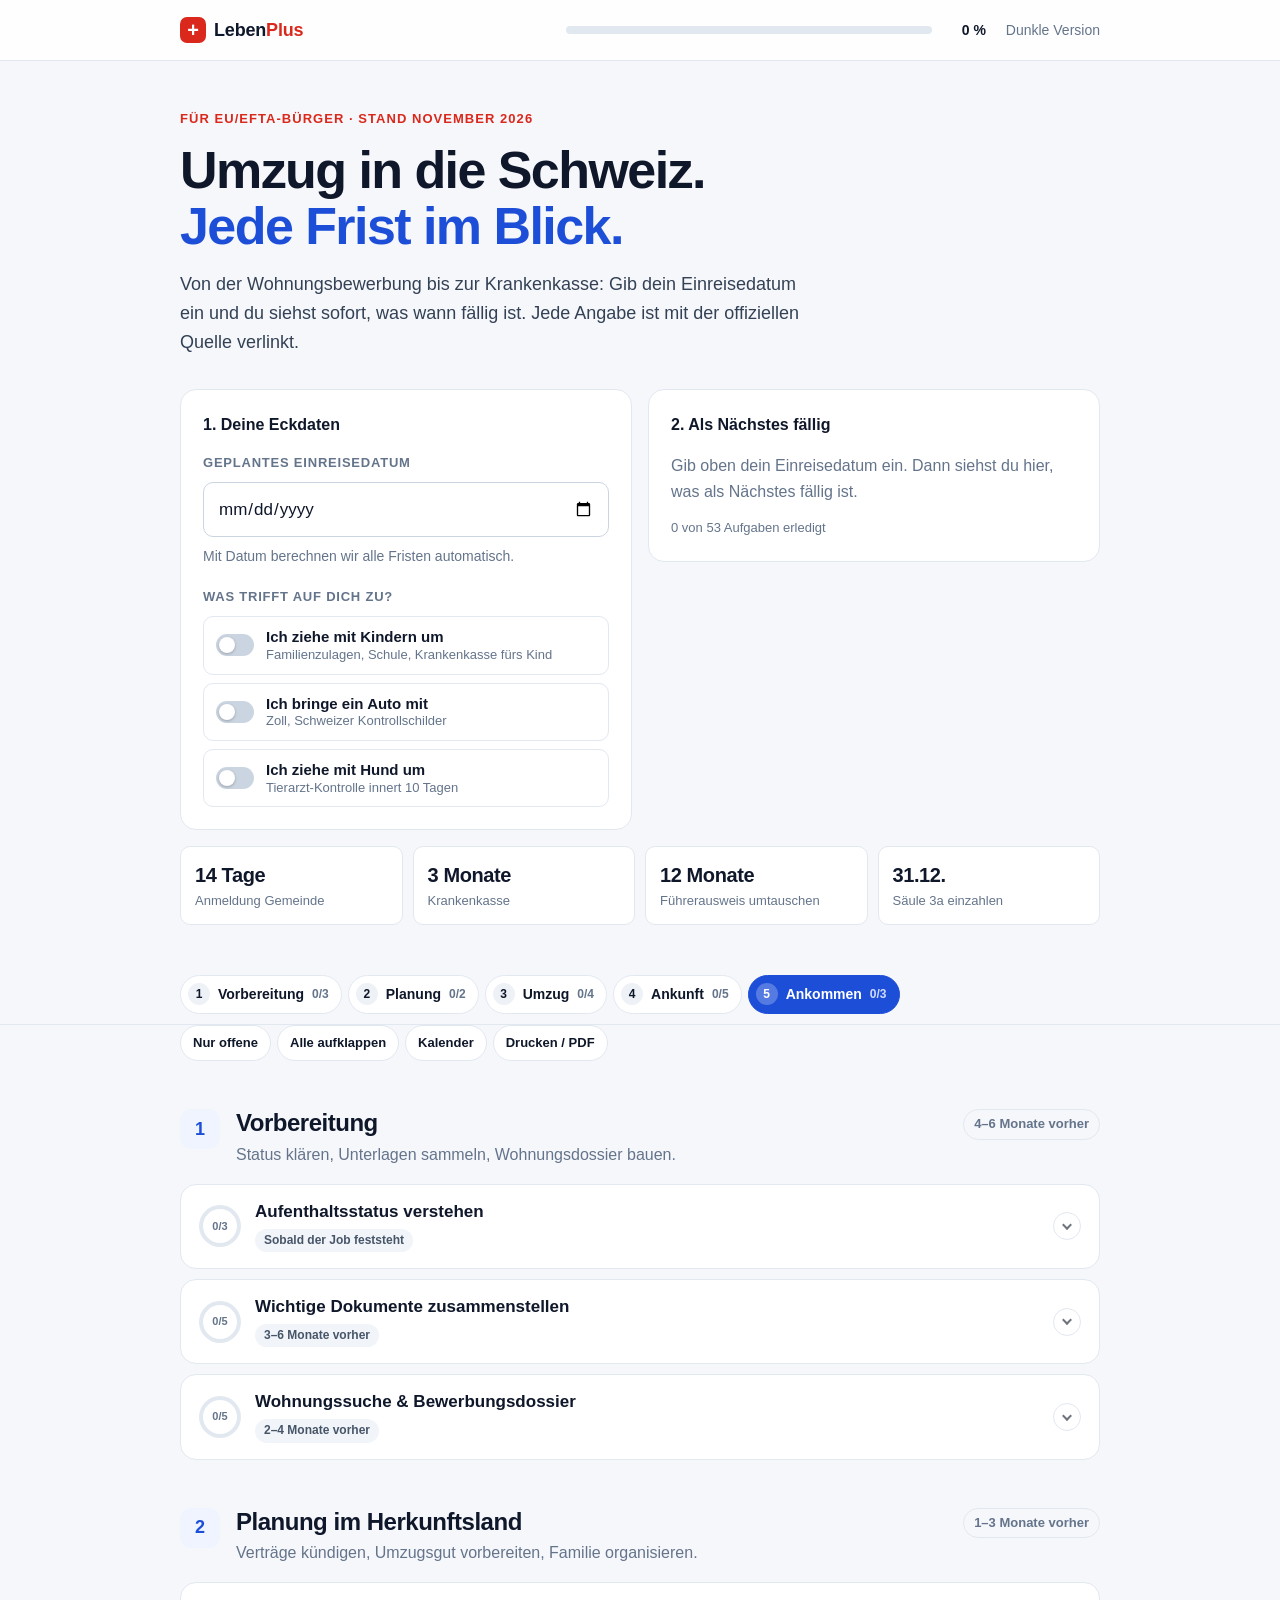
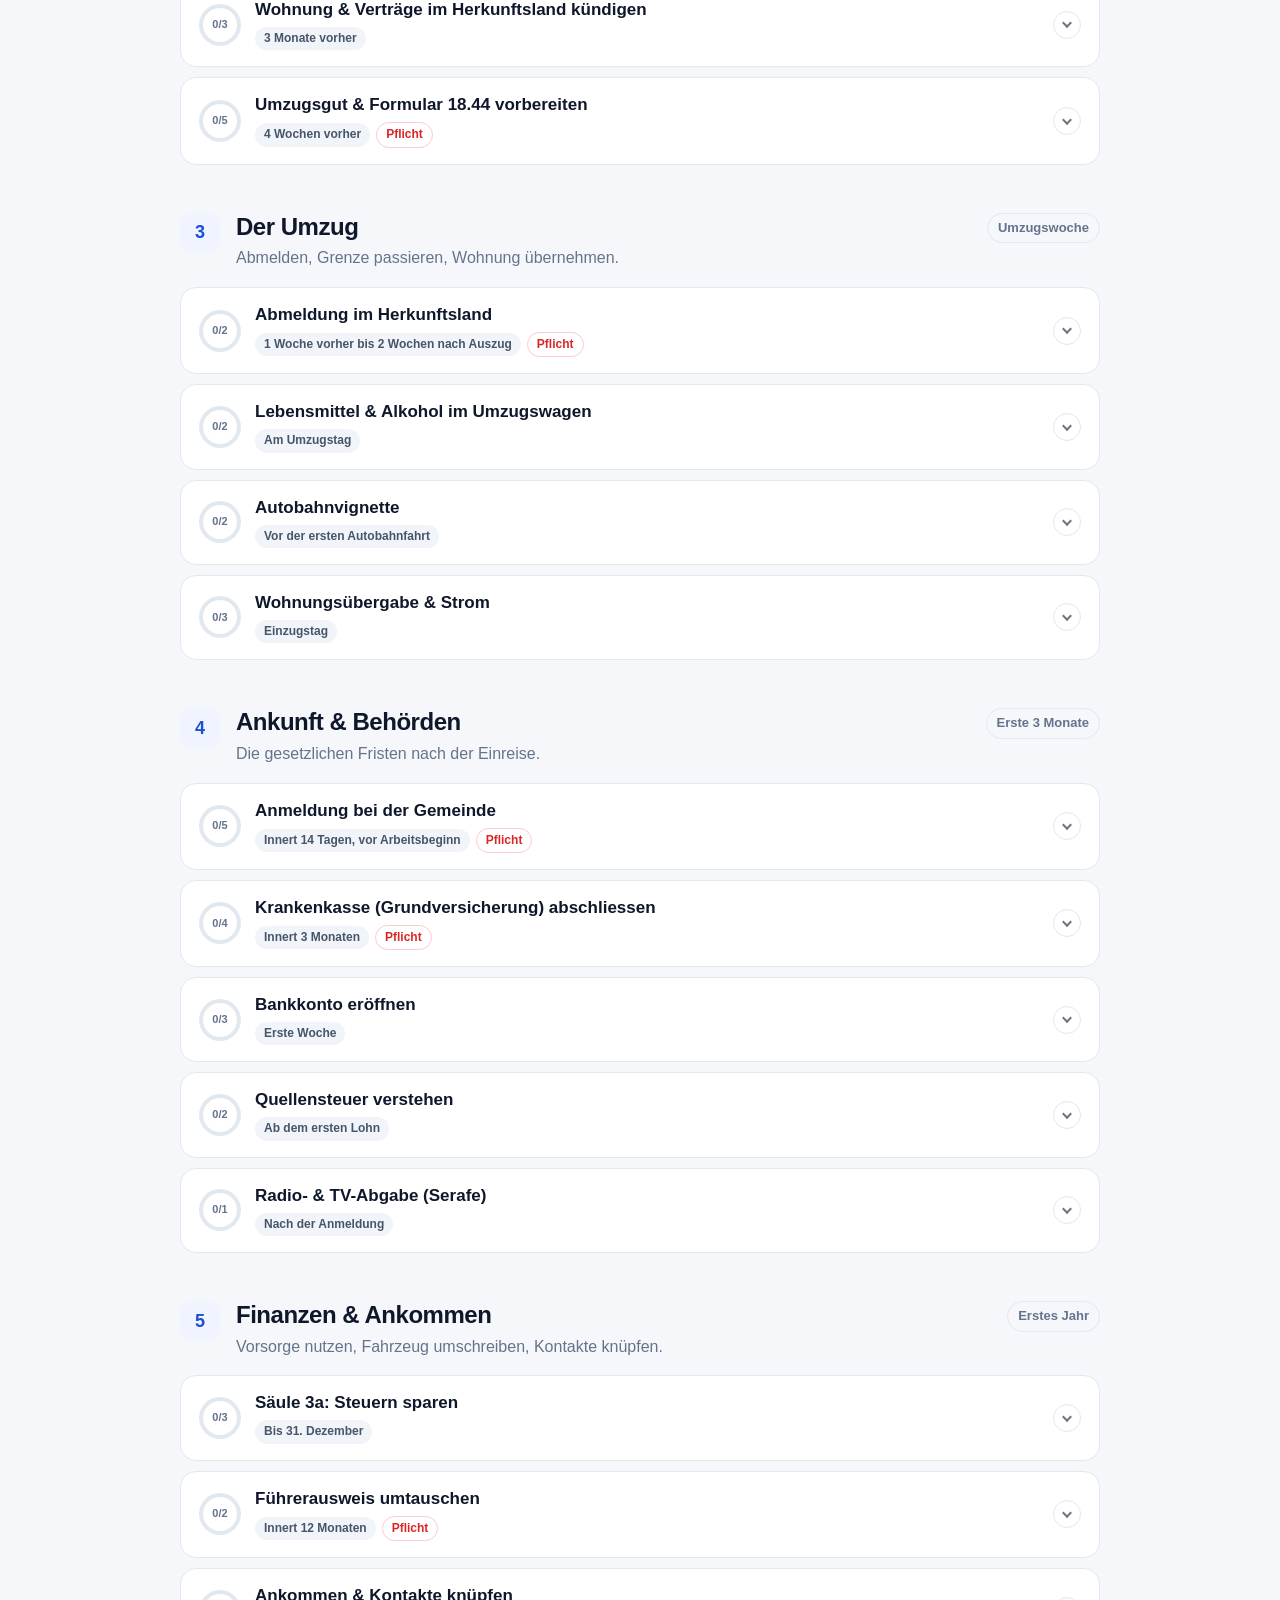
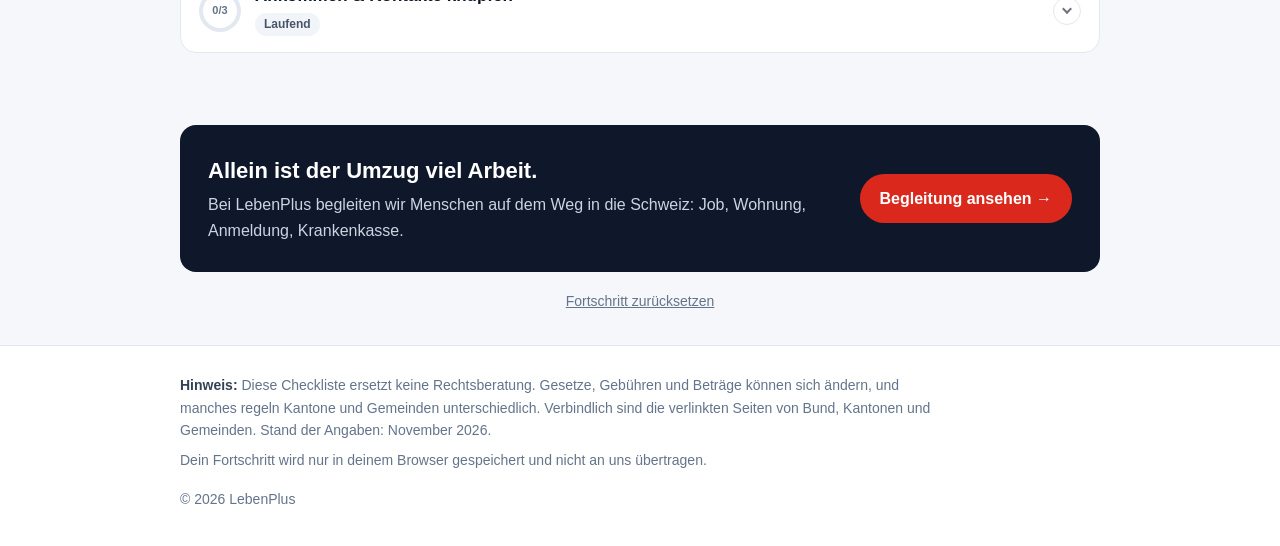
<file: einwanderungscheckliste/index.html>
<!doctype html>
<html lang="de">
<head>
  <meta charset="utf-8" />
  <meta name="viewport" content="width=device-width, initial-scale=1" />
  <title>Einwanderungs-Checkliste Schweiz | LebenPlus</title>
  <meta name="description" content="Kostenlose Checkliste für den Umzug in die Schweiz: alle Fristen von Anmeldung bis Krankenkasse automatisch berechnet, mit offiziellen Quellen. Für EU/EFTA-Bürger." />
  <meta name="theme-color" content="#ffffff" />
  <meta property="og:type" content="website" />
  <meta property="og:locale" content="de_CH" />
  <meta property="og:site_name" content="LebenPlus" />
  <meta property="og:title" content="Einwanderungs-Checkliste Schweiz" />
  <meta property="og:description" content="Alle Schritte und Fristen für den Umzug in die Schweiz, geprüft an offiziellen Quellen." />
  <link rel="icon" href="assets/img/favicon.ico" sizes="any" />
  <link rel="icon" type="image/png" sizes="32x32" href="assets/img/favicon-32.png" />
  <link rel="apple-touch-icon" href="assets/img/favicon-180.png" />
  <link rel="stylesheet" href="assets/checklist.css" />
  <link rel="stylesheet" href="assets/light.css" />
</head>
<body>
  <a class="skip" href="#cl-list">Zur Checkliste springen</a>

  <header class="topbar">
    <div class="wrap topbar-inner">
      <a class="brand" href="./"><span class="brand-mark" aria-hidden="true">+</span><span>Leben<b>Plus</b></span></a>
      <div class="progress" aria-label="Fortschritt">
        <div class="progress-track"><span data-progress-fill></span></div>
        <span class="progress-pct" data-progress-text>0 %</span>
      </div>
      <a class="topbar-link" href="premium.html">Dunkle Version</a>
    </div>
  </header>

  <main>
    <section class="hero">
      <div class="wrap">
        <p class="eyebrow">Für EU/EFTA-Bürger · Stand <span data-stand></span></p>
        <h1>Umzug in die Schweiz.<br /><span>Jede Frist im Blick.</span></h1>
        <p class="lead">Von der Wohnungsbewerbung bis zur Krankenkasse: Gib dein Einreisedatum ein und du siehst sofort, was wann fällig ist. Jede Angabe ist mit der offiziellen Quelle verlinkt.</p>

        <div class="hero-grid">
          <div class="card setup">
            <h2 class="card-title">1. Deine Eckdaten</h2>
            <div id="cl-setup"></div>
          </div>
          <div class="card next">
            <h2 class="card-title">2. Als Nächstes fällig</h2>
            <div id="cl-next"></div>
            <p class="progress-detail" data-progress-detail></p>
          </div>
        </div>

        <ul class="facts-strip" aria-label="Die wichtigsten Fristen">
          <li><strong>14 Tage</strong><span>Anmeldung Gemeinde</span></li>
          <li><strong>3 Monate</strong><span>Krankenkasse</span></li>
          <li><strong>12 Monate</strong><span>Führerausweis umtauschen</span></li>
          <li><strong>31.12.</strong><span>Säule 3a einzahlen</span></li>
        </ul>
      </div>
    </section>

    <div class="navbar">
      <div class="wrap navbar-inner">
        <nav id="cl-nav" class="chips" aria-label="Phasen"></nav>
      </div>
    </div>

    <div class="wrap">
      <div class="tools">
        <button type="button" class="tool" data-action="only-open" aria-pressed="false">Nur offene</button>
        <button type="button" class="tool" data-action="expand">Alle aufklappen</button>
        <button type="button" class="tool" data-action="ics" title="Fristen als Kalenderdatei (.ics)">Kalender</button>
        <button type="button" class="tool" data-action="print">Drucken / PDF</button>
      </div>
      <div id="cl-list" class="list"></div>

      <section class="cta card">
        <div>
          <h2>Allein ist der Umzug viel Arbeit.</h2>
          <p>Bei LebenPlus begleiten wir Menschen auf dem Weg in die Schweiz: Job, Wohnung, Anmeldung, Krankenkasse.</p>
        </div>
        <a class="btn" href="https://lebenschweiz.github.io/in30Tagen_schweiz/#bewerben">Begleitung ansehen →</a>
      </section>

      <p class="reset-row"><button type="button" class="linkbtn" data-action="reset">Fortschritt zurücksetzen</button></p>
    </div>
  </main>

  <footer class="footer">
    <div class="wrap">
      <p><strong>Hinweis:</strong> Diese Checkliste ersetzt keine Rechtsberatung. Gesetze, Gebühren und Beträge können sich ändern, und manches regeln Kantone und Gemeinden unterschiedlich. Verbindlich sind die verlinkten Seiten von Bund, Kantonen und Gemeinden. Stand der Angaben: <span data-stand></span>.</p>
      <p>Dein Fortschritt wird nur in deinem Browser gespeichert und nicht an uns übertragen.</p>
      <p class="copy">© 2026 LebenPlus</p>
    </div>
  </footer>

  <dialog id="cl-reset-confirm" class="dialog">
    <form method="dialog">
      <h3>Alles zurücksetzen?</h3>
      <p>Einreisedatum, Profil und alle Häkchen werden gelöscht.</p>
      <div class="dialog-actions">
        <button value="no" class="btn btn-ghost">Abbrechen</button>
        <button value="yes" class="btn btn-danger">Zurücksetzen</button>
      </div>
    </form>
  </dialog>
  <div id="cl-toast" class="toast" role="status" aria-live="polite"></div>

  <script src="assets/data.js"></script>
  <script src="assets/app.js"></script>
</body>
</html>
</file>
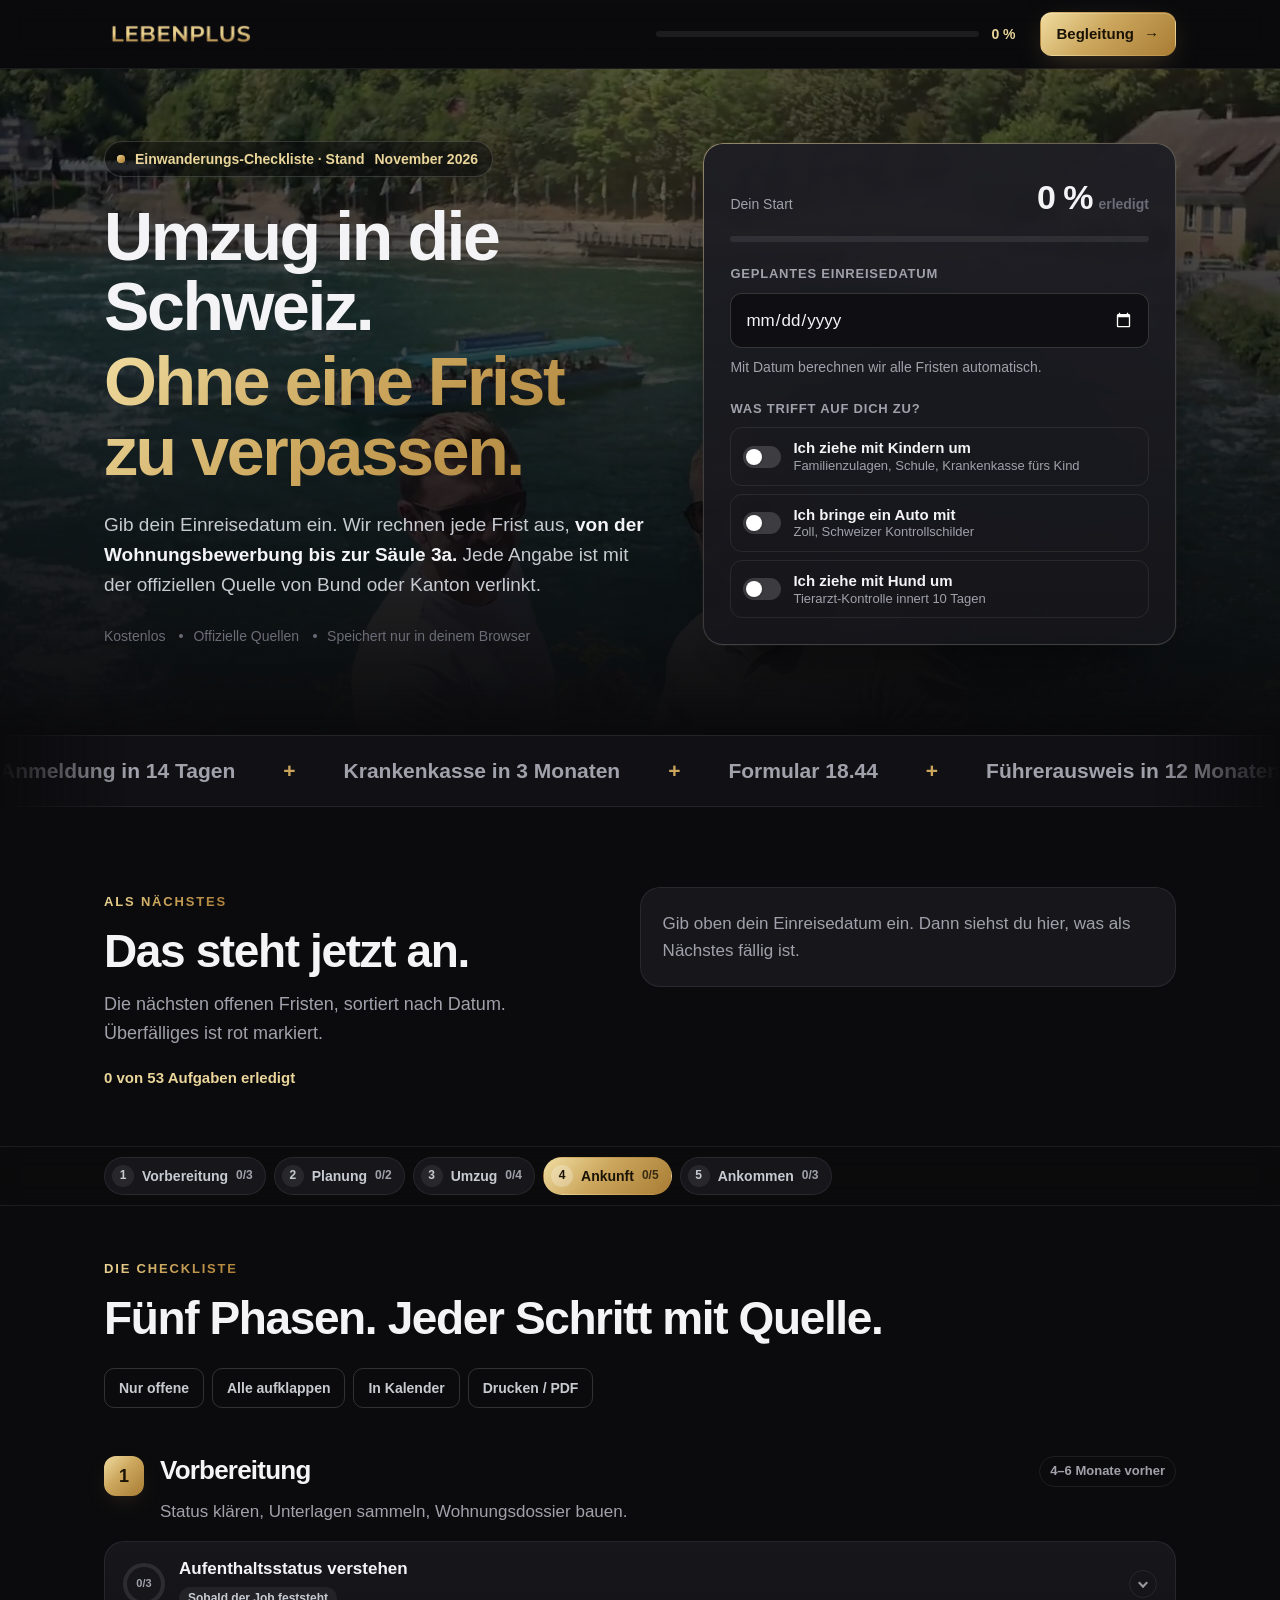
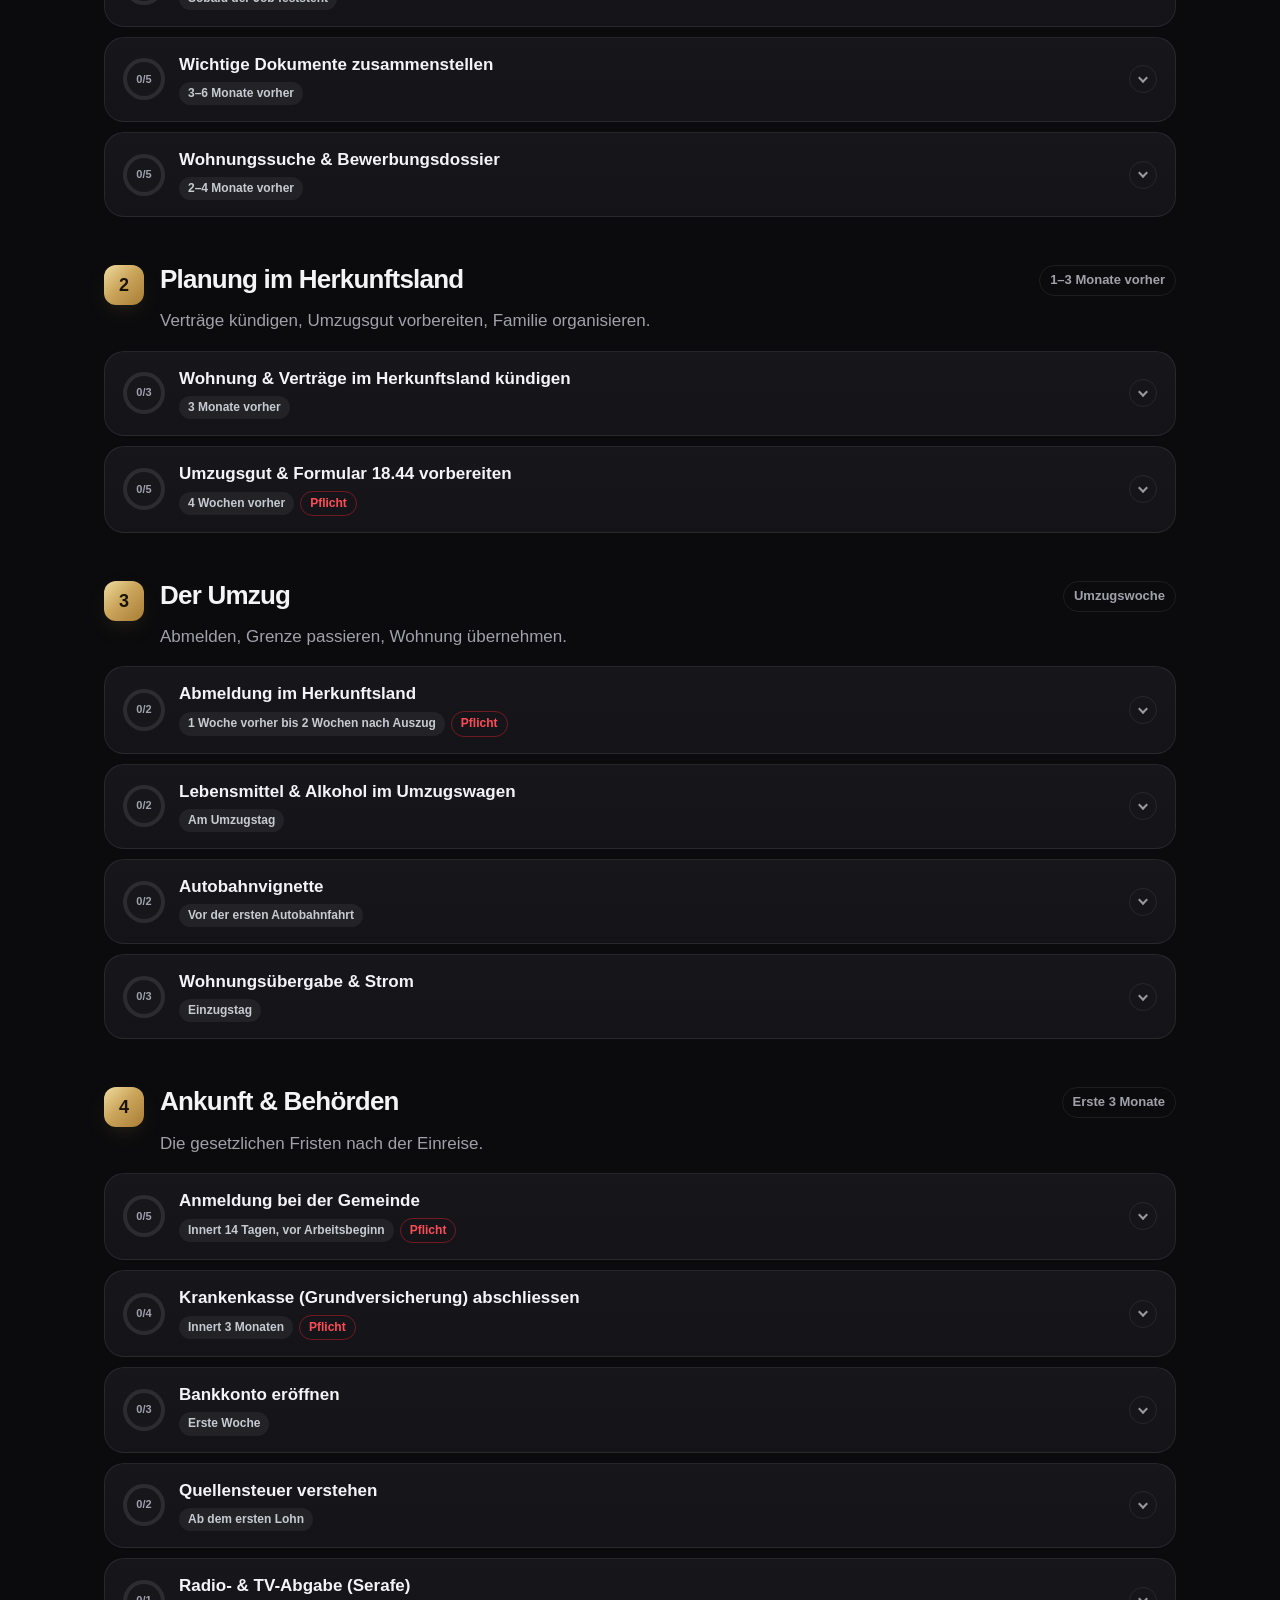
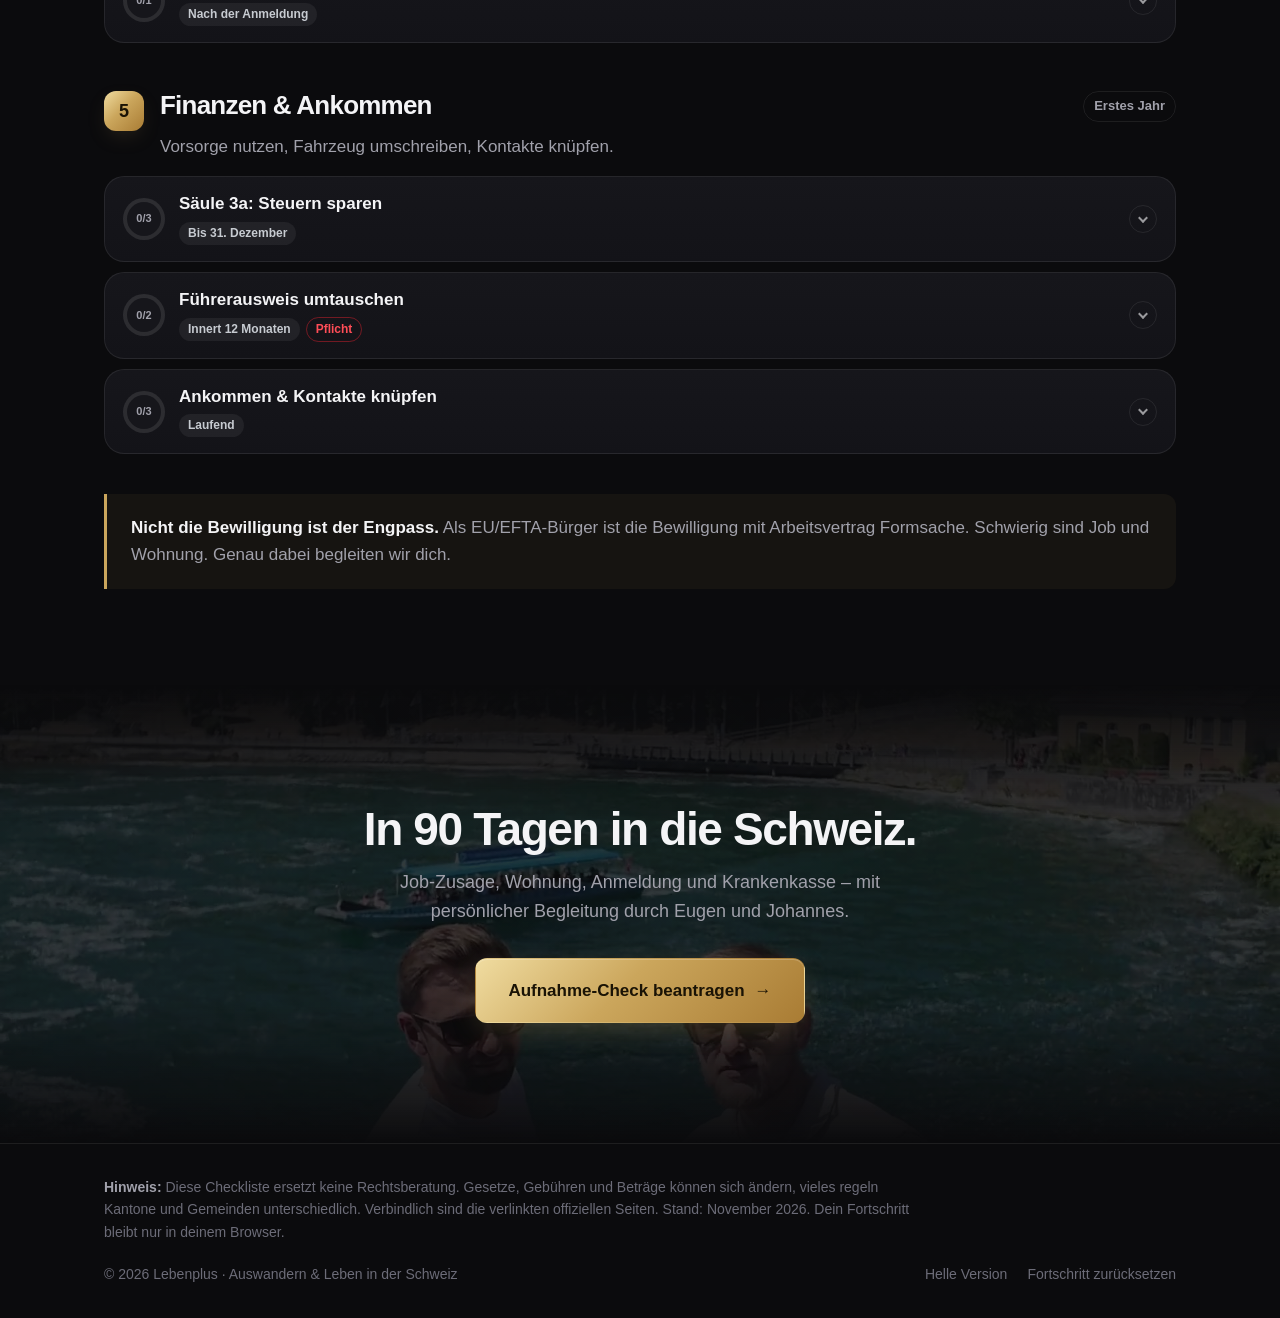
<file: einwanderungscheckliste/premium.html>
<!doctype html>
<html lang="de">
<head>
  <meta charset="utf-8" />
  <meta name="viewport" content="width=device-width, initial-scale=1" />
  <title>Einwanderungs-Checkliste Schweiz | Lebenplus</title>
  <meta name="description" content="Alle Schritte und Fristen für den Umzug in die Schweiz, automatisch berechnet und geprüft an offiziellen Quellen. Kostenlos, für EU/EFTA-Bürger." />
  <meta name="theme-color" content="#0B0B0D" />
  <meta property="og:type" content="website" />
  <meta property="og:locale" content="de_CH" />
  <meta property="og:site_name" content="Lebenplus" />
  <meta property="og:title" content="Umzug in die Schweiz. Ohne eine Frist zu verpassen." />
  <meta property="og:description" content="Anmeldung, Krankenkasse, Zoll, Führerausweis: alle Fristen ab deinem Einreisedatum, mit offiziellen Quellen." />
  <link rel="icon" href="assets/img/favicon.ico" sizes="any" />
  <link rel="icon" type="image/png" sizes="32x32" href="assets/img/favicon-32.png" />
  <link rel="apple-touch-icon" href="assets/img/favicon-180.png" />
  <link rel="stylesheet" href="assets/checklist.css" />
  <link rel="stylesheet" href="assets/premium.css" />
</head>
<body>
  <div class="bg-grid" aria-hidden="true"></div>
  <a class="skip" href="#cl-list">Zur Checkliste springen</a>

  <header class="site-header">
    <div class="container">
      <a class="brand" href="./premium.html" aria-label="Lebenplus Einwanderungs-Checkliste">
        <img src="assets/img/wordmark.png" alt="Lebenplus" />
      </a>
      <div class="hdr-progress" aria-label="Fortschritt">
        <div class="hdr-track"><span data-progress-fill></span></div>
        <span data-progress-text>0 %</span>
      </div>
      <a class="btn btn-primary btn-sm" href="https://lebenschweiz.github.io/in30Tagen_schweiz/#bewerben">Begleitung <span class="arrow">→</span></a>
    </div>
  </header>

  <main>
    <!-- ===== Hero ===== -->
    <section class="hero">
      <div class="hero-bg" aria-hidden="true"></div>
      <div class="hero-glow" aria-hidden="true"></div>
      <div class="container hero-inner">
        <div>
          <span class="eyebrow"><span class="dot" aria-hidden="true"></span>Einwanderungs-Checkliste · Stand <span data-stand></span></span>
          <h1>
            <span class="line"><span>Umzug in die Schweiz.</span></span>
            <span class="line"><span class="accent">Ohne eine Frist zu verpassen.</span></span>
          </h1>
          <p class="hero-lead">
            Gib dein Einreisedatum ein. Wir rechnen jede Frist aus, <strong>von der Wohnungsbewerbung bis zur Säule 3a.</strong>
            Jede Angabe ist mit der offiziellen Quelle von Bund oder Kanton verlinkt.
          </p>
          <div class="hero-meta">
            <span>Kostenlos</span><span>Offizielle Quellen</span><span>Speichert nur in deinem Browser</span>
          </div>
        </div>

        <div class="journey-card">
          <div class="journey-head">
            <span class="journey-label">Dein Start</span>
            <span class="journey-pct"><span data-progress-text>0 %</span><small>erledigt</small></span>
          </div>
          <div class="journey-bar" aria-hidden="true"><span data-progress-fill></span></div>
          <div id="cl-setup"></div>
        </div>
      </div>
    </section>

    <!-- ===== Laufband ===== -->
    <div class="marquee" aria-hidden="true">
      <div class="marquee-track">
        <span class="marquee-item">Anmeldung in 14 Tagen</span><span class="marquee-item">Krankenkasse in 3 Monaten</span><span class="marquee-item">Formular 18.44</span><span class="marquee-item">Führerausweis in 12 Monaten</span><span class="marquee-item">Säule 3a bis 31.12.</span>
        <span class="marquee-item">Anmeldung in 14 Tagen</span><span class="marquee-item">Krankenkasse in 3 Monaten</span><span class="marquee-item">Formular 18.44</span><span class="marquee-item">Führerausweis in 12 Monaten</span><span class="marquee-item">Säule 3a bis 31.12.</span>
      </div>
    </div>

    <!-- ===== Als Nächstes ===== -->
    <section class="section section-tight" id="naechstes">
      <div class="container next-wrap">
        <div class="section-head">
          <span class="section-kicker">Als Nächstes</span>
          <h2>Das steht jetzt an.</h2>
          <p class="section-lead">Die nächsten offenen Fristen, sortiert nach Datum. Überfälliges ist rot markiert.</p>
          <p class="progress-detail" data-progress-detail></p>
        </div>
        <div class="card next-card" id="cl-next"></div>
      </div>
    </section>

    <!-- ===== Checkliste ===== -->
    <div class="navbar">
      <div class="container navbar-inner">
        <nav id="cl-nav" class="chips" aria-label="Phasen"></nav>
      </div>
    </div>

    <section class="section section-list">
      <div class="container">
        <div class="list-head">
          <div>
            <span class="section-kicker">Die Checkliste</span>
            <h2>Fünf Phasen. Jeder Schritt mit Quelle.</h2>
          </div>
          <div class="tools">
            <button type="button" class="tool" data-action="only-open" aria-pressed="false">Nur offene</button>
            <button type="button" class="tool" data-action="expand">Alle aufklappen</button>
            <button type="button" class="tool" data-action="ics" title="Fristen als Kalenderdatei (.ics)">In Kalender</button>
            <button type="button" class="tool" data-action="print">Drucken / PDF</button>
          </div>
        </div>
        <div id="cl-list" class="list"></div>

        <p class="note">
          <strong>Nicht die Bewilligung ist der Engpass.</strong> Als EU/EFTA-Bürger ist die Bewilligung mit Arbeitsvertrag Formsache. Schwierig sind Job und Wohnung. Genau dabei begleiten wir dich.
        </p>
      </div>
    </section>

    <!-- ===== Abschluss ===== -->
    <section class="section final-cta">
      <div class="hero-bg" aria-hidden="true"></div>
      <div class="container">
        <h2>In 90 Tagen in die Schweiz.</h2>
        <p class="section-lead">Job-Zusage, Wohnung, Anmeldung und Krankenkasse – mit persönlicher Begleitung durch Eugen und Johannes.</p>
        <a class="btn btn-primary btn-lg" href="https://lebenschweiz.github.io/in30Tagen_schweiz/#bewerben">Aufnahme-Check beantragen <span class="arrow">→</span></a>
      </div>
    </section>
  </main>

  <footer class="site-footer">
    <div class="container">
      <p><strong>Hinweis:</strong> Diese Checkliste ersetzt keine Rechtsberatung. Gesetze, Gebühren und Beträge können sich ändern, vieles regeln Kantone und Gemeinden unterschiedlich. Verbindlich sind die verlinkten offiziellen Seiten. Stand: <span data-stand></span>. Dein Fortschritt bleibt nur in deinem Browser.</p>
      <div class="footer-row">
        <span>© 2026 Lebenplus · Auswandern &amp; Leben in der Schweiz</span>
        <nav>
          <a href="./">Helle Version</a>
          <button type="button" class="linkbtn" data-action="reset">Fortschritt zurücksetzen</button>
        </nav>
      </div>
    </div>
  </footer>

  <dialog id="cl-reset-confirm" class="dialog">
    <form method="dialog">
      <h3>Alles zurücksetzen?</h3>
      <p>Einreisedatum, Profil und alle Häkchen werden gelöscht.</p>
      <div class="dialog-actions">
        <button value="no" class="btn btn-ghost">Abbrechen</button>
        <button value="yes" class="btn btn-primary">Zurücksetzen</button>
      </div>
    </form>
  </dialog>
  <div id="cl-toast" class="toast" role="status" aria-live="polite"></div>

  <script src="assets/data.js"></script>
  <script src="assets/app.js"></script>
</body>
</html>
</file>
<file: einwanderungscheckliste/assets/checklist.css>
/* Gemeinsame Bausteine der Checkliste (Karten, Aufgaben, Fristen).
   Farben kommen aus den Variablen der jeweiligen Design-Datei. */

/* ---------- Einrichtung ---------- */
.cl-field label {
  display: block;
  font-size: 13px;
  font-weight: 700;
  letter-spacing: .06em;
  text-transform: uppercase;
  color: var(--muted);
  margin-bottom: 8px;
}
.cl-field input[type="date"] {
  width: 100%;
  font: inherit;
  font-size: 17px;
  padding: 12px 14px;
  border-radius: var(--r-sm);
  border: 1px solid var(--line-strong);
  background: var(--field);
  color: var(--text);
  color-scheme: var(--scheme, light);
}
.cl-field input[type="date"]:focus { outline: 2px solid var(--accent); outline-offset: 1px; border-color: transparent; }
.cl-field-hint { margin: 8px 0 0; font-size: 14px; color: var(--muted); min-height: 1.4em; }

.cl-profile { border: 0; padding: 0; margin: 20px 0 0; display: grid; gap: 8px; }
.cl-profile legend { padding: 0; margin-bottom: 8px; font-size: 13px; font-weight: 700; letter-spacing: .06em; text-transform: uppercase; color: var(--muted); }
.cl-toggle {
  display: flex; align-items: center; gap: 12px;
  padding: 10px 12px;
  border: 1px solid var(--line);
  border-radius: var(--r-sm);
  cursor: pointer;
  transition: border-color .2s, background .2s;
}
.cl-toggle:hover { border-color: var(--line-strong); }
.cl-toggle input { position: absolute; opacity: 0; pointer-events: none; }
.cl-toggle-ui {
  flex: none; width: 38px; height: 22px; border-radius: 99px;
  background: var(--line-strong); position: relative; transition: background .2s;
}
.cl-toggle-ui::after {
  content: ""; position: absolute; top: 3px; left: 3px; width: 16px; height: 16px;
  border-radius: 50%; background: #fff; transition: transform .25s var(--ease);
  box-shadow: 0 1px 3px rgba(0,0,0,.25);
}
.cl-toggle input:checked + .cl-toggle-ui { background: var(--accent); }
.cl-toggle input:checked + .cl-toggle-ui::after { transform: translateX(16px); }
.cl-toggle input:focus-visible + .cl-toggle-ui { outline: 2px solid var(--accent); outline-offset: 2px; }
.cl-toggle:has(input:checked) { border-color: var(--accent-line); background: var(--accent-soft); }
.cl-toggle-text { display: grid; line-height: 1.3; }
.cl-toggle-text strong { font-size: 15px; font-weight: 600; }
.cl-toggle-text small { font-size: 13px; color: var(--muted); }

/* ---------- Als Nächstes ---------- */
.cl-next-empty { margin: 0; color: var(--muted); }
.cl-next-list { list-style: none; margin: 0; padding: 0; display: grid; gap: 8px; }
.cl-next-list a {
  display: flex; align-items: center; gap: 14px;
  padding: 10px 12px; border-radius: var(--r-sm);
  border: 1px solid var(--line); text-decoration: none;
  transition: border-color .2s, transform .2s var(--ease);
}
.cl-next-list a:hover { border-color: var(--accent-line); transform: translateX(3px); }
.cl-next-date { flex: none; width: 74px; display: grid; line-height: 1.2; }
.cl-next-date strong { font-size: 15px; }
.cl-next-date small { font-size: 12px; color: var(--muted); }
.cl-next-title { flex: 1; display: grid; font-weight: 600; font-size: 15px; line-height: 1.3; }
.cl-next-title small { font-weight: 400; font-size: 12px; color: var(--muted); }
.cl-next-arrow { color: var(--muted); }
.cl-next-list .is-late a { border-color: var(--danger-line); background: var(--danger-soft); }
.cl-next-list .is-late .cl-next-date small { color: var(--danger); font-weight: 600; }

/* ---------- Phasen-Chips ---------- */
.cl-chip {
  display: inline-flex; align-items: center; gap: 8px; flex: none;
  padding: 7px 12px 7px 7px; border-radius: 99px;
  border: 1px solid var(--line); text-decoration: none; font-size: 14px; font-weight: 600;
  white-space: nowrap; transition: border-color .2s, background .2s, color .2s;
}
.cl-chip:hover { border-color: var(--line-strong); }
.cl-chip-num {
  display: inline-grid; place-items: center; width: 22px; height: 22px; border-radius: 50%;
  background: var(--chip-num); font-size: 12px;
}
.cl-chip-count { font-size: 12px; color: var(--muted); font-variant-numeric: tabular-nums; }
.cl-chip.is-active { background: var(--accent); border-color: var(--accent); color: var(--on-accent); }
.cl-chip.is-active .cl-chip-num { background: rgba(255,255,255,.25); }
.cl-chip.is-active .cl-chip-count { color: inherit; opacity: .8; }

/* ---------- Phase ---------- */
.cl-phase { scroll-margin-top: 140px; margin-top: 48px; }
.cl-phase-head { display: grid; grid-template-columns: auto 1fr auto; align-items: start; gap: 4px 16px; margin-bottom: 16px; }
.cl-phase-num {
  flex: none; display: grid; place-items: center; width: 40px; height: 40px; border-radius: 12px;
  background: var(--accent-soft); color: var(--accent); font-weight: 800; font-size: 18px;
}
.cl-phase-head h2 { margin: 0; font-size: 24px; letter-spacing: -.02em; line-height: 1.2; }
.cl-phase-head p { margin: 4px 0 0; color: var(--muted); }
.cl-phase-time {
  margin-left: auto; flex: none; font-size: 13px; font-weight: 600; color: var(--muted);
  padding: 4px 10px; border: 1px solid var(--line); border-radius: 99px; white-space: nowrap;
}
.cl-items { display: grid; gap: 10px; }

/* ---------- Karte ---------- */
.cl-item {
  scroll-margin-top: 140px;
  background: var(--surface);
  border: 1px solid var(--line);
  border-radius: var(--r);
  transition: border-color .2s, box-shadow .2s, opacity .2s;
}
.cl-item:hover { border-color: var(--line-strong); }
.cl-item.is-open { box-shadow: var(--shadow); }
.cl-item.is-late { border-color: var(--danger-line); }
.cl-item.is-done .cl-item-title { color: var(--muted); text-decoration: line-through; text-decoration-color: var(--line-strong); }
.only-open .cl-item.is-done { display: none; }
.cl-item.just-done { animation: cl-pop .6s var(--ease); }
@keyframes cl-pop { 40% { transform: scale(1.015); border-color: var(--ok); } }

.cl-item-head {
  width: 100%; display: flex; align-items: center; gap: 14px;
  padding: 16px 18px; background: none; border: 0; text-align: left; cursor: pointer;
  border-radius: var(--r);
}
.cl-item-head:focus-visible { outline: 2px solid var(--accent); outline-offset: -2px; }

.cl-ring {
  --p: 0;
  flex: none; width: 42px; height: 42px; border-radius: 50%;
  display: grid; place-items: center;
  background: conic-gradient(var(--ok) calc(var(--p) * 360deg), var(--ring-track) 0);
  transition: background .3s;
}
.cl-ring > span {
  width: 34px; height: 34px; border-radius: 50%; background: var(--surface);
  display: grid; place-items: center; font-size: 11px; font-weight: 700; color: var(--muted);
  font-variant-numeric: tabular-nums;
}
.is-done .cl-ring > span { background: var(--ok); color: #fff; font-size: 16px; }

.cl-item-titles { flex: 1; min-width: 0; display: grid; gap: 6px; }
.cl-item-title { font-weight: 700; font-size: 17px; line-height: 1.3; }
.cl-item-meta { display: flex; flex-wrap: wrap; gap: 6px; align-items: center; }
.cl-item-meta > span {
  font-size: 12px; font-weight: 600; padding: 2px 9px; border-radius: 99px; line-height: 1.6;
}
.cl-when { background: var(--tag); color: var(--tag-text); }
.cl-due { background: var(--accent-soft); color: var(--accent); }
.cl-due.is-late { background: var(--danger-soft); color: var(--danger); }
.cl-tag { border: 1px solid var(--line-strong); color: var(--muted); }
.cl-tag-legal { border-color: var(--danger-line); color: var(--danger); }

.cl-chevron {
  flex: none; width: 28px; height: 28px; border-radius: 50%; position: relative;
  border: 1px solid var(--line); transition: transform .3s var(--ease), background .2s;
}
.cl-chevron::before {
  content: ""; position: absolute; left: 50%; top: 45%; width: 7px; height: 7px;
  border-right: 2px solid currentColor; border-bottom: 2px solid currentColor;
  transform: translate(-50%, -50%) rotate(45deg); opacity: .6;
}
.is-open .cl-chevron { transform: rotate(180deg); }

.cl-item-body { display: grid; grid-template-rows: 0fr; transition: grid-template-rows .35s var(--ease); }
.is-open .cl-item-body { grid-template-rows: 1fr; }
.cl-item-inner { overflow: hidden; padding: 0 18px 0 74px; }
.is-open .cl-item-inner { padding-bottom: 20px; }

.cl-intro { margin: 0 0 14px; color: var(--text-2); }
.cl-tasks { list-style: none; margin: 0 0 14px; padding: 0; display: grid; gap: 4px; }
.cl-tasks label {
  display: flex; gap: 12px; align-items: flex-start; padding: 8px 10px; margin: 0 -10px;
  border-radius: var(--r-sm); cursor: pointer; transition: background .15s;
}
.cl-tasks label:hover { background: var(--hover); }
.cl-tasks input { position: absolute; opacity: 0; pointer-events: none; }
.cl-box {
  flex: none; width: 22px; height: 22px; margin-top: 1px; border-radius: 7px;
  border: 2px solid var(--line-strong); display: grid; place-items: center;
  transition: background .15s, border-color .15s;
}
.cl-box::after {
  content: ""; width: 6px; height: 11px; margin-top: -2px;
  border-right: 2.5px solid #fff; border-bottom: 2.5px solid #fff;
  transform: rotate(45deg) scale(0); transition: transform .2s var(--ease);
}
.cl-tasks input:checked + .cl-box { background: var(--ok); border-color: var(--ok); }
.cl-tasks input:checked + .cl-box::after { transform: rotate(45deg) scale(1); }
.cl-tasks input:focus-visible + .cl-box { outline: 2px solid var(--accent); outline-offset: 2px; }
.cl-tasks input:checked ~ .cl-task-text { color: var(--muted); text-decoration: line-through; text-decoration-color: var(--line-strong); }
.cl-task-text { line-height: 1.5; }

.cl-facts { border: 1px solid var(--line); border-radius: var(--r-sm); padding: 14px 16px; margin: 0 0 14px; background: var(--surface-2); }
.cl-facts h4 { margin: 0 0 8px; font-size: 14px; }
.cl-facts dl { margin: 0; display: grid; gap: 0; }
.cl-facts dl > div { display: flex; justify-content: space-between; gap: 16px; padding: 7px 0; border-top: 1px dashed var(--line); }
.cl-facts dl > div:first-child { border-top: 0; }
.cl-facts dt { color: var(--text-2); }
.cl-facts dd { margin: 0; font-weight: 700; text-align: right; font-variant-numeric: tabular-nums; }
.cl-facts-note { margin: 10px 0 0; font-size: 14px; color: var(--muted); }

.cl-note { border-radius: var(--r-sm); padding: 12px 14px; margin: 0 0 12px; border-left: 3px solid; }
.cl-note strong { display: block; font-size: 14px; margin-bottom: 2px; }
.cl-note p { margin: 0; font-size: 15px; color: var(--text-2); }
.cl-note-tip { background: var(--accent-soft); border-color: var(--accent); }
.cl-note-info { background: var(--surface-2); border-color: var(--line-strong); }
.cl-note-warn { background: var(--warn-soft); border-color: var(--warn); }

.cl-sources { margin: 4px 0 0; font-size: 13px; color: var(--muted); display: flex; flex-wrap: wrap; gap: 6px; align-items: center; }
.cl-sources a {
  color: var(--accent); text-decoration: none; padding: 2px 8px; border-radius: 99px;
  border: 1px solid var(--accent-line);
}
.cl-sources a::after { content: " ↗"; }
.cl-sources a:hover { background: var(--accent-soft); }

@media (max-width: 640px) {
  .cl-item-head { padding: 14px; gap: 12px; }
  .cl-ring { width: 36px; height: 36px; }
  .cl-ring > span { width: 29px; height: 29px; font-size: 10px; }
  .cl-item-inner { padding: 0 14px; }
  .cl-phase-head { grid-template-columns: auto 1fr; }
  .cl-phase-time { grid-column: 2; justify-self: start; margin: 4px 0 0; }
  .cl-phase-head h2 { font-size: 21px; }
  .cl-facts dl > div { flex-direction: column; gap: 0; }
  .cl-facts dd { text-align: left; }
}

@media (prefers-reduced-motion: reduce) {
  *, *::before, *::after { transition: none !important; animation: none !important; scroll-behavior: auto !important; }
}

/* ---------- Druck ---------- */
@media print {
  .topbar, .navbar, .cta, .reset-row, .toast, .skip, .tools, .topbar-link, .site-header, .sticky-cta, .scroll-progress, .bg-grid { display: none !important; }
  body { background: #fff !important; color: #000 !important; }
  .cl-item { break-inside: avoid; box-shadow: none !important; border-color: #ccc !important; background: #fff !important; }
  .cl-item-body { grid-template-rows: 1fr !important; }
  .cl-item-inner { padding-bottom: 14px !important; }
  .cl-chevron { display: none; }
  .cl-sources a::after { content: " (" attr(href) ")"; }
}
</file>
<file: einwanderungscheckliste/assets/light.css>
/* Helle Version der Einwanderungs-Checkliste */
:root {
  --bg: #f6f7fb;
  --surface: #ffffff;
  --surface-2: #f8fafc;
  --field: #ffffff;
  --text: #0f172a;
  --text-2: #334155;
  --muted: #64748b;
  --line: #e2e8f0;
  --line-strong: #cbd5e1;
  --hover: #f1f5f9;
  --accent: #1d4ed8;
  --accent-soft: #eff4ff;
  --accent-line: #c7d7fe;
  --on-accent: #ffffff;
  --chip-num: #eef2f7;
  --tag: #f1f5f9;
  --tag-text: #475569;
  --ok: #16a34a;
  --ring-track: #e2e8f0;
  --danger: #dc2626;
  --danger-soft: #fef2f2;
  --danger-line: #fecaca;
  --warn: #d97706;
  --warn-soft: #fffbeb;
  --swiss: #da291c;
  --shadow: 0 12px 32px -16px rgba(15, 23, 42, .18);
  --r: 16px;
  --r-sm: 10px;
  --ease: cubic-bezier(.22, 1, .36, 1);
  --scheme: light;
}

*, *::before, *::after { box-sizing: border-box; }
html { scroll-behavior: smooth; -webkit-text-size-adjust: 100%; }
body {
  margin: 0;
  background: var(--bg);
  color: var(--text);
  font-family: -apple-system, BlinkMacSystemFont, "Segoe UI", Roboto, Helvetica, Arial, sans-serif;
  font-size: 16px;
  line-height: 1.6;
  -webkit-font-smoothing: antialiased;
}
a { color: inherit; }
button { font: inherit; color: inherit; }
.wrap { max-width: 960px; margin: 0 auto; padding: 0 20px; }

.skip { position: absolute; left: -999px; top: 8px; background: var(--text); color: #fff; padding: 8px 12px; border-radius: 8px; z-index: 100; }
.skip:focus { left: 8px; }

/* ---------- Kopfzeile ---------- */
.topbar {
  position: sticky; top: 0; z-index: 30;
  background: rgba(255, 255, 255, .85);
  backdrop-filter: blur(12px); -webkit-backdrop-filter: blur(12px);
  border-bottom: 1px solid var(--line);
}
.topbar-inner { display: flex; align-items: center; gap: 20px; height: 60px; }
.brand { display: inline-flex; align-items: center; gap: 8px; text-decoration: none; font-weight: 700; font-size: 18px; letter-spacing: -.01em; }
.brand b { color: var(--swiss); }
.brand-mark {
  display: inline-grid; place-items: center; width: 26px; height: 26px; border-radius: 7px;
  background: var(--swiss); color: #fff; font-weight: 900; font-size: 20px; line-height: 1;
}
.progress { flex: 1; display: flex; align-items: center; gap: 12px; max-width: 420px; margin-left: auto; }
.progress-track { flex: 1; height: 8px; border-radius: 99px; background: var(--line); overflow: hidden; }
.progress-track span { display: block; height: 100%; width: 0; border-radius: inherit; background: linear-gradient(90deg, var(--accent), var(--ok)); transition: width .5s var(--ease); }
.progress-pct { font-weight: 700; font-size: 14px; min-width: 42px; text-align: right; font-variant-numeric: tabular-nums; }
.topbar-link { font-size: 14px; color: var(--muted); text-decoration: none; white-space: nowrap; }
.topbar-link:hover { color: var(--text); }

/* ---------- Hero ---------- */
.hero { padding: 48px 0 8px; }
.eyebrow { margin: 0 0 12px; font-size: 13px; font-weight: 700; letter-spacing: .08em; text-transform: uppercase; color: var(--swiss); }
.hero h1 { margin: 0; font-size: clamp(32px, 5.4vw, 52px); line-height: 1.08; letter-spacing: -.03em; }
.hero h1 span { color: var(--accent); }
.lead { max-width: 640px; margin: 16px 0 32px; font-size: 18px; color: var(--text-2); }

.card { background: var(--surface); border: 1px solid var(--line); border-radius: var(--r); padding: 22px; }
.card-title { margin: 0 0 16px; font-size: 16px; font-weight: 700; }
.hero-grid { display: grid; grid-template-columns: 1fr 1fr; gap: 16px; align-items: start; }
.progress-detail { margin: 14px 0 0; font-size: 13px; color: var(--muted); }

.facts-strip { list-style: none; margin: 16px 0 0; padding: 0; display: grid; grid-template-columns: repeat(4, 1fr); gap: 10px; }
.facts-strip li { background: var(--surface); border: 1px solid var(--line); border-radius: var(--r-sm); padding: 12px 14px; display: grid; }
.facts-strip strong { font-size: 20px; letter-spacing: -.02em; }
.facts-strip span { font-size: 13px; color: var(--muted); }

/* ---------- Navigation ---------- */
.navbar {
  position: sticky; top: 60px; z-index: 20; margin-top: 32px;
  background: rgba(246, 247, 251, .92);
  backdrop-filter: blur(10px); -webkit-backdrop-filter: blur(10px);
  border-bottom: 1px solid var(--line);
}
.navbar-inner { display: flex; align-items: center; gap: 12px; padding-top: 10px; padding-bottom: 10px; }
.chips { display: flex; gap: 6px; overflow-x: auto; scrollbar-width: none; flex: 1; }
.chips::-webkit-scrollbar { display: none; }
.cl-chip { background: var(--surface); }
.tools { display: flex; gap: 6px; flex: none; }
.tool {
  padding: 7px 12px; border-radius: 99px; border: 1px solid var(--line); background: var(--surface);
  font-size: 13px; font-weight: 600; cursor: pointer; white-space: nowrap;
}
.tool:hover { border-color: var(--line-strong); }
.tool[aria-pressed="true"] { background: var(--text); color: #fff; border-color: var(--text); }

.list { padding-bottom: 24px; }

/* ---------- CTA + Footer ---------- */
.cta { margin: 48px 0 16px; display: flex; align-items: center; gap: 24px; justify-content: space-between; background: var(--text); color: #fff; border: 0; padding: 28px; }
.cta h2 { margin: 0 0 4px; font-size: 22px; }
.cta p { margin: 0; color: #cbd5e1; }
.btn {
  display: inline-flex; align-items: center; gap: 6px; padding: 12px 20px; border-radius: 99px;
  background: var(--swiss); color: #fff; font-weight: 700; text-decoration: none; border: 0; cursor: pointer; white-space: nowrap;
}
.btn:hover { filter: brightness(1.08); }
.btn-ghost { background: var(--hover); color: var(--text); }
.btn-danger { background: var(--danger); }
.reset-row { text-align: center; margin: 0 0 32px; }
.linkbtn { background: none; border: 0; color: var(--muted); text-decoration: underline; cursor: pointer; font-size: 14px; }

.footer { border-top: 1px solid var(--line); background: var(--surface); padding: 28px 0; font-size: 14px; color: var(--muted); }
.footer p { margin: 0 0 8px; max-width: 760px; }
.footer strong { color: var(--text-2); }
.copy { margin-top: 16px !important; }

.dialog { border: 0; border-radius: var(--r); padding: 24px; max-width: 380px; box-shadow: 0 30px 80px -20px rgba(0,0,0,.35); }
.dialog::backdrop { background: rgba(15, 23, 42, .4); }
.dialog h3 { margin: 0 0 6px; }
.dialog p { margin: 0 0 20px; color: var(--muted); }
.dialog-actions { display: flex; gap: 8px; justify-content: flex-end; }

.toast {
  position: fixed; left: 50%; bottom: 24px; transform: translate(-50%, 20px); opacity: 0; pointer-events: none;
  background: var(--text); color: #fff; padding: 10px 18px; border-radius: 99px; font-size: 14px; transition: all .3s var(--ease); z-index: 50;
}
.toast.show { opacity: 1; transform: translate(-50%, 0); }

@media (max-width: 820px) {
  .hero-grid { grid-template-columns: 1fr; }
  .facts-strip { grid-template-columns: repeat(2, 1fr); }
  .navbar-inner { flex-direction: column; align-items: stretch; }
  .tools { overflow-x: auto; scrollbar-width: none; }
  .cta { flex-direction: column; align-items: flex-start; }
}
@media (max-width: 560px) {
  .wrap { padding: 0 16px; }
  .topbar-link { display: none; }
  .hero { padding-top: 32px; }
  .lead { font-size: 16px; }
}
</file>
<file: einwanderungscheckliste/assets/premium.css>
/* Dunkle Version im Stil der Lebenplus-Landingpage (Schwarz + Gold) */
:root {
  --bg: #0b0b0d;
  --bg-2: #111115;
  --surface: #16161b;
  --surface-2: #1d1d24;
  --field: #0f0f13;
  --text: #f4f4f6;
  --text-2: #c7cbd1;
  --muted: #a1a1ab;
  --dim: #6c6c78;
  --line: rgba(255, 255, 255, .08);
  --line-strong: rgba(255, 255, 255, .16);
  --hover: rgba(255, 255, 255, .04);
  --gold: #cba65c;
  --gold-1: #ead59a;
  --gold-grad: linear-gradient(135deg, #f0dca0 0%, #cba65c 45%, #a97c34 100%);
  --gold-glow: rgba(203, 166, 92, .35);
  --on-gold: #1a1305;
  --accent: #cba65c;
  --accent-soft: rgba(203, 166, 92, .1);
  --accent-line: rgba(203, 166, 92, .35);
  --on-accent: #1a1305;
  --chip-num: rgba(255, 255, 255, .08);
  --tag: rgba(255, 255, 255, .06);
  --tag-text: #c7cbd1;
  --ok: #3ecf8e;
  --ring-track: rgba(255, 255, 255, .1);
  --danger: #ff4d57;
  --danger-soft: rgba(229, 35, 47, .1);
  --danger-line: rgba(229, 35, 47, .45);
  --warn: #f5b544;
  --warn-soft: rgba(245, 181, 68, .08);
  --shadow: 0 24px 60px -30px rgba(0, 0, 0, .9);
  --r: 20px;
  --r-sm: 12px;
  --ease: cubic-bezier(.22, 1, .36, 1);
  --scheme: dark;
}

*, *::before, *::after { box-sizing: border-box; }
html { scroll-behavior: smooth; -webkit-text-size-adjust: 100%; }
body {
  margin: 0;
  background: var(--bg);
  color: var(--text);
  font-family: -apple-system, "Segoe UI", Roboto, Helvetica, Arial, sans-serif;
  font-size: 17px;
  line-height: 1.6;
  -webkit-font-smoothing: antialiased;
  overflow-x: hidden;
}
img { max-width: 100%; display: block; }
a { color: inherit; }
button { font: inherit; color: inherit; }
::selection { background: var(--gold); color: var(--on-gold); }
:focus-visible { outline: 2px solid var(--gold-1); outline-offset: 3px; border-radius: 6px; }
.container { width: 100%; max-width: 1120px; margin: 0 auto; padding: 0 24px; }
.skip { position: absolute; left: -999px; top: 8px; background: var(--gold); color: var(--on-gold); padding: 8px 12px; border-radius: 8px; z-index: 100; }
.skip:focus { left: 8px; }

.bg-grid {
  position: fixed; inset: 0; z-index: -2;
  background-image: linear-gradient(var(--line) 1px, transparent 1px), linear-gradient(90deg, var(--line) 1px, transparent 1px);
  background-size: 64px 64px;
  mask-image: radial-gradient(ellipse 80% 60% at 50% 0%, #000 30%, transparent 75%);
  -webkit-mask-image: radial-gradient(ellipse 80% 60% at 50% 0%, #000 30%, transparent 75%);
  opacity: .5; pointer-events: none;
}

/* ---------- Header ---------- */
.site-header {
  position: sticky; top: 0; z-index: 50;
  background: rgba(11, 11, 13, .72);
  backdrop-filter: blur(14px) saturate(140%); -webkit-backdrop-filter: blur(14px) saturate(140%);
  border-bottom: 1px solid var(--line);
}
.site-header .container { display: flex; align-items: center; gap: 24px; height: 68px; }
.brand img { height: 24px; width: auto; max-width: 170px; }
.hdr-progress { flex: 1; max-width: 360px; margin-left: auto; display: flex; align-items: center; gap: 12px; font-size: 14px; font-weight: 700; color: var(--gold-1); font-variant-numeric: tabular-nums; }
.hdr-track { flex: 1; height: 6px; border-radius: 99px; background: rgba(255,255,255,.08); overflow: hidden; }
.hdr-track span, .journey-bar span { display: block; height: 100%; width: 0; border-radius: inherit; background: var(--gold-grad); box-shadow: 0 0 12px var(--gold-glow); transition: width .6s var(--ease); }

/* ---------- Buttons ---------- */
.btn {
  position: relative; display: inline-flex; align-items: center; justify-content: center; gap: 10px;
  padding: 14px 24px; border-radius: 12px; border: 1px solid transparent;
  font-weight: 800; font-size: 16px; text-decoration: none; cursor: pointer; white-space: nowrap;
  transition: transform .25s var(--ease), box-shadow .25s var(--ease), background .25s;
}
.btn .arrow { transition: transform .3s var(--ease); }
.btn:hover .arrow { transform: translateX(4px); }
.btn:active { transform: scale(.97); }
.btn-primary { background: var(--gold-grad); color: var(--on-gold); box-shadow: 0 8px 30px -8px var(--gold-glow), inset 0 1px 0 rgba(255,255,255,.2); }
.btn-primary:hover { box-shadow: 0 14px 40px -8px var(--gold-glow), inset 0 1px 0 rgba(255,255,255,.25); }
.btn-ghost { background: transparent; border-color: var(--gold); color: var(--gold-1); }
.btn-sm { padding: 9px 16px; font-size: 15px; }
.btn-lg { padding: 18px 32px; font-size: 17px; }

/* ---------- Hero ---------- */
.hero { position: relative; padding: 72px 0 88px; isolation: isolate; overflow: hidden; }
.hero-bg {
  position: absolute; inset: 0; z-index: -1;
  background:
    radial-gradient(900px 420px at 80% -10%, rgba(203, 166, 92, .16), transparent 60%),
    linear-gradient(180deg, rgba(11, 11, 13, .55), rgba(11, 11, 13, .85) 65%, var(--bg)),
    url("img/hero_poster.jpg") center / cover no-repeat;
  opacity: .9;
}
.hero-glow {
  position: absolute; z-index: -1; width: 720px; height: 720px; left: 50%; top: -260px; transform: translateX(-50%);
  background: radial-gradient(circle, var(--gold-glow), transparent 65%); filter: blur(20px); opacity: .5; pointer-events: none;
}
.hero-inner { display: grid; grid-template-columns: 1.15fr 1fr; gap: 56px; align-items: center; }
.eyebrow {
  display: inline-flex; align-items: center; gap: 10px; padding: 6px 14px 6px 8px;
  border: 1px solid var(--line-strong); border-radius: 999px; font-size: 14px; font-weight: 600;
  color: var(--gold-1); background: rgba(11, 11, 13, .5);
}
.eyebrow .dot { position: relative; width: 8px; height: 8px; margin-left: 4px; border-radius: 50%; background: var(--gold-grad); }
.eyebrow .dot::after { content: ""; position: absolute; inset: 0; border-radius: 50%; background: var(--gold-grad); animation: ping 2s var(--ease) infinite; }
@keyframes ping { 0% { transform: scale(1); opacity: .8; } 80%, 100% { transform: scale(3); opacity: 0; } }
.hero h1 { margin: 24px 0 20px; font-size: clamp(38px, 5.6vw, 68px); line-height: 1.03; letter-spacing: -.035em; font-weight: 800; }
.hero h1 .line { display: block; overflow: hidden; padding-bottom: .06em; }
.hero h1 .line > span { display: inline-block; transform: translateY(105%); animation: rise 1s var(--ease) forwards; }
.hero h1 .line:nth-child(2) > span { animation-delay: .12s; }
.hero h1 .accent { background: var(--gold-grad); -webkit-background-clip: text; background-clip: text; color: transparent; }
@keyframes rise { to { transform: translateY(0); } }
.hero-lead { max-width: 560px; margin: 0 0 24px; color: var(--text-2); font-size: 19px; }
.hero-lead strong { color: var(--text); font-weight: 600; }
.hero-meta { display: flex; flex-wrap: wrap; gap: 6px 14px; color: var(--dim); font-size: 14px; }
.hero-meta span + span::before { content: ""; display: inline-block; width: 4px; height: 4px; border-radius: 50%; background: var(--dim); margin: 0 10px 3px 0; }

.journey-card {
  position: relative; padding: 26px; border-radius: var(--r);
  background: linear-gradient(180deg, rgba(29, 29, 36, .92), rgba(22, 22, 27, .92));
  border: 1px solid var(--line-strong);
  box-shadow: 0 40px 80px -40px rgba(0,0,0,.9), 0 0 0 1px rgba(203,166,92,.06);
  backdrop-filter: blur(6px);
}
.journey-card::before {
  content: ""; position: absolute; inset: -1px; border-radius: inherit; padding: 1px; pointer-events: none;
  background: linear-gradient(160deg, rgba(234, 213, 154, .5), transparent 40%);
  -webkit-mask: linear-gradient(#000 0 0) content-box, linear-gradient(#000 0 0);
  -webkit-mask-composite: xor; mask-composite: exclude;
}
.journey-head { display: flex; align-items: baseline; justify-content: space-between; margin-bottom: 12px; }
.journey-label { color: var(--muted); font-size: 14px; }
.journey-pct { font-size: 34px; font-weight: 800; letter-spacing: -.03em; font-variant-numeric: tabular-nums; }
.journey-pct small { font-size: 14px; color: var(--dim); font-weight: 600; margin-left: 6px; letter-spacing: 0; }
.journey-bar { height: 6px; border-radius: 99px; background: rgba(255,255,255,.08); overflow: hidden; margin-bottom: 22px; }

/* ---------- Laufband ---------- */
.marquee {
  border-top: 1px solid var(--line); border-bottom: 1px solid var(--line); background: var(--bg-2);
  overflow: hidden; padding: 18px 0;
  mask-image: linear-gradient(90deg, transparent, #000 10%, #000 90%, transparent);
  -webkit-mask-image: linear-gradient(90deg, transparent, #000 10%, #000 90%, transparent);
}
.marquee-track { display: flex; width: max-content; gap: 48px; animation: marquee 36s linear infinite; }
.marquee:hover .marquee-track { animation-play-state: paused; }
.marquee-item { display: inline-flex; align-items: center; gap: 48px; font-size: 21px; font-weight: 700; color: var(--muted); white-space: nowrap; }
.marquee-item::after { content: "+"; color: var(--gold); font-weight: 800; }
@keyframes marquee { to { transform: translateX(-50%); } }

/* ---------- Sektionen ---------- */
.section { padding: 96px 0; position: relative; }
.section-tight { padding: 80px 0 56px; }
.section-list { padding-top: 48px; }
.section-head { max-width: 720px; }
.section-kicker {
  display: inline-block; margin-bottom: 14px; font-size: 13px; font-weight: 700; letter-spacing: .14em; text-transform: uppercase;
  background: var(--gold-grad); -webkit-background-clip: text; background-clip: text; color: transparent;
}
.section h2 { margin: 0 0 14px; font-size: clamp(30px, 4vw, 46px); line-height: 1.08; letter-spacing: -.03em; font-weight: 800; }
.section-lead { margin: 0; color: var(--muted); font-size: 18px; }
.progress-detail { margin: 18px 0 0; color: var(--gold-1); font-weight: 600; font-size: 15px; }

.next-wrap { display: grid; grid-template-columns: 1fr 1.1fr; gap: 48px; align-items: start; }
.card { background: var(--surface); border: 1px solid var(--line); border-radius: var(--r); padding: 22px; }
.next-card .cl-next-list a { background: var(--surface-2); padding: 14px 16px; }
.next-card .cl-next-date strong { color: var(--gold-1); }

/* ---------- Navigation ---------- */
.navbar {
  position: sticky; top: 68px; z-index: 40;
  background: rgba(11, 11, 13, .82);
  backdrop-filter: blur(12px); -webkit-backdrop-filter: blur(12px);
  border-top: 1px solid var(--line); border-bottom: 1px solid var(--line);
}
.navbar-inner { padding-top: 10px; padding-bottom: 10px; }
.chips { display: flex; gap: 8px; overflow-x: auto; scrollbar-width: none; }
.chips::-webkit-scrollbar { display: none; }
.cl-chip { background: var(--surface); color: var(--text-2); }
.cl-chip.is-active { background: var(--gold-grad); border-color: transparent; color: var(--on-gold); }

.list-head { display: flex; align-items: flex-end; justify-content: space-between; gap: 24px; flex-wrap: wrap; }
.list-head h2 { margin-bottom: 0; }
.tools { display: flex; gap: 8px; flex-wrap: wrap; }
.tool {
  padding: 8px 14px; border-radius: 10px; border: 1px solid var(--line-strong); background: transparent;
  font-size: 14px; font-weight: 600; color: var(--text-2); cursor: pointer; white-space: nowrap;
}
.tool:hover { border-color: var(--gold); color: var(--gold-1); }
.tool[aria-pressed="true"] { background: var(--gold-grad); color: var(--on-gold); border-color: transparent; }

/* Karten im Gold-Stil */
.cl-phase-num { background: var(--gold-grad); color: var(--on-gold); border-radius: 12px; box-shadow: 0 8px 24px -10px var(--gold-glow); }
.cl-phase-head h2 { font-size: 26px; }
.cl-item { background: linear-gradient(180deg, var(--surface), #131318); }
.cl-item:hover { border-color: var(--line-strong); transform: translateY(-1px); }
.cl-item.is-open { border-color: rgba(203, 166, 92, .3); }
.is-open .cl-chevron { background: var(--gold-grad); color: var(--on-gold); border-color: transparent; }
.cl-due { color: var(--gold-1); }
.is-done .cl-ring > span { color: #0b0b0d; }
.cl-tasks input:checked + .cl-box::after { border-color: #0b0b0d; }
.cl-box::after { border-color: #0b0b0d; }
.cl-sources a { color: var(--gold-1); }

.note {
  margin: 40px 0 0; padding: 20px 24px; border-left: 3px solid var(--gold);
  background: rgba(203, 166, 92, .06); border-radius: 0 var(--r-sm) var(--r-sm) 0; color: var(--muted);
}
.note strong { color: var(--text); }

/* ---------- Abschluss ---------- */
.final-cta { text-align: center; overflow: hidden; isolation: isolate; padding: 120px 0; }
.final-cta .hero-bg {
  background:
    linear-gradient(180deg, var(--bg), rgba(11, 11, 13, .78) 30%, rgba(11, 11, 13, .78) 70%, var(--bg)),
    url("img/hero_poster.jpg") center / cover no-repeat;
}
.final-cta .section-lead { max-width: 560px; margin: 0 auto 32px; }

/* ---------- Footer ---------- */
.site-footer { border-top: 1px solid var(--line); padding: 32px 0; color: var(--dim); font-size: 14px; }
.site-footer p { margin: 0 0 20px; max-width: 820px; }
.site-footer strong { color: var(--muted); }
.footer-row { display: flex; justify-content: space-between; gap: 16px; flex-wrap: wrap; }
.footer-row nav { display: flex; gap: 20px; }
.footer-row a { text-decoration: none; }
.footer-row a:hover, .linkbtn:hover { color: var(--gold-1); }
.linkbtn { background: none; border: 0; padding: 0; color: inherit; cursor: pointer; font-size: 14px; }

.dialog { border: 1px solid var(--line-strong); border-radius: var(--r); padding: 24px; max-width: 380px; background: var(--surface); color: var(--text); }
.dialog::backdrop { background: rgba(0, 0, 0, .6); }
.dialog h3 { margin: 0 0 6px; }
.dialog p { margin: 0 0 20px; color: var(--muted); }
.dialog-actions { display: flex; gap: 8px; justify-content: flex-end; }
.dialog .btn { padding: 10px 18px; font-size: 15px; }

.toast {
  position: fixed; left: 50%; bottom: 24px; transform: translate(-50%, 20px); opacity: 0; pointer-events: none;
  background: var(--gold-grad); color: var(--on-gold); font-weight: 700; padding: 10px 18px; border-radius: 99px; font-size: 14px;
  transition: all .3s var(--ease); z-index: 60;
}
.toast.show { opacity: 1; transform: translate(-50%, 0); }

@media (max-width: 960px) {
  .hero-inner, .next-wrap { grid-template-columns: 1fr; gap: 36px; }
}
@media (max-width: 720px) {
  .container { padding: 0 16px; }
  .site-header .container { gap: 14px; height: 60px; }
  .navbar { top: 60px; }
  .brand img { height: 20px; }
  .hdr-progress .hdr-track { display: none; }
  .hero { padding: 48px 0 56px; }
  .hero-lead { font-size: 17px; }
  .section { padding: 64px 0; }
  .section-list { padding-top: 32px; }
  .journey-card { padding: 20px; }
  .tools { width: 100%; overflow-x: auto; flex-wrap: nowrap; scrollbar-width: none; }
}
@media print {
  .hero, .marquee, .final-cta, #naechstes { display: none !important; }
}
</file>
